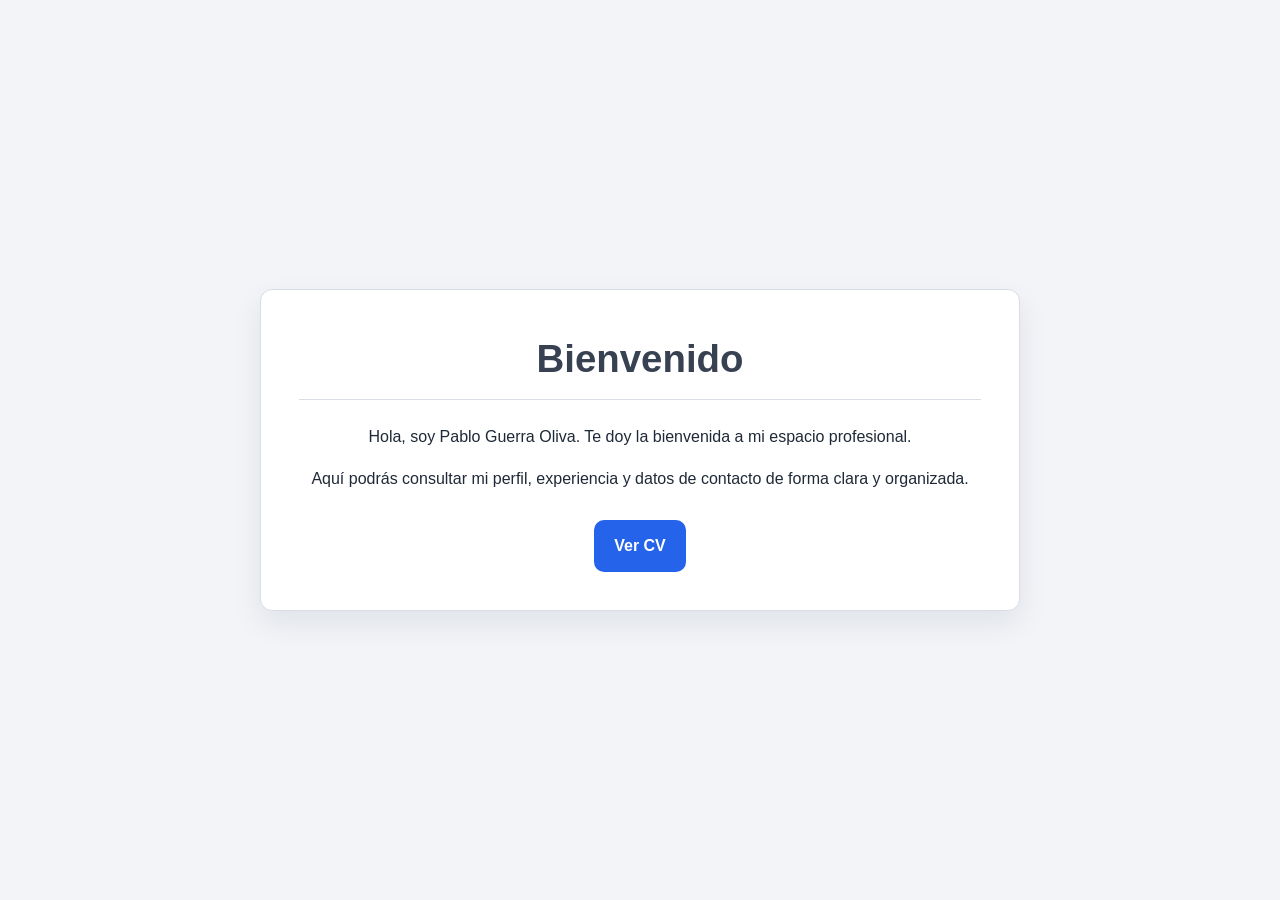
<file: index.html>
<!DOCTYPE html>
<html lang="es">
<head>
  <meta charset="UTF-8" />
  <meta name="viewport" content="width=device-width, initial-scale=1.0" />
  <title>Bienvenida · Pablo Guerra Oliva</title>
  <link rel="stylesheet" href="style.css" />
</head>
<body class="welcome-page">
  <div class="container welcome-card">
    <section class="welcome-content">
      <h1 class="section-title">Bienvenido</h1>
      <hr class="section-divider" />
      <p>Hola, soy Pablo Guerra Oliva. Te doy la bienvenida a mi espacio profesional.</p>
      <p>Aquí podrás consultar mi perfil, experiencia y datos de contacto de forma clara y organizada.</p>
      <a class="cta-btn" href="cv.html">Ver CV</a>
    </section>
  </div>
</body>
</html>
</file>
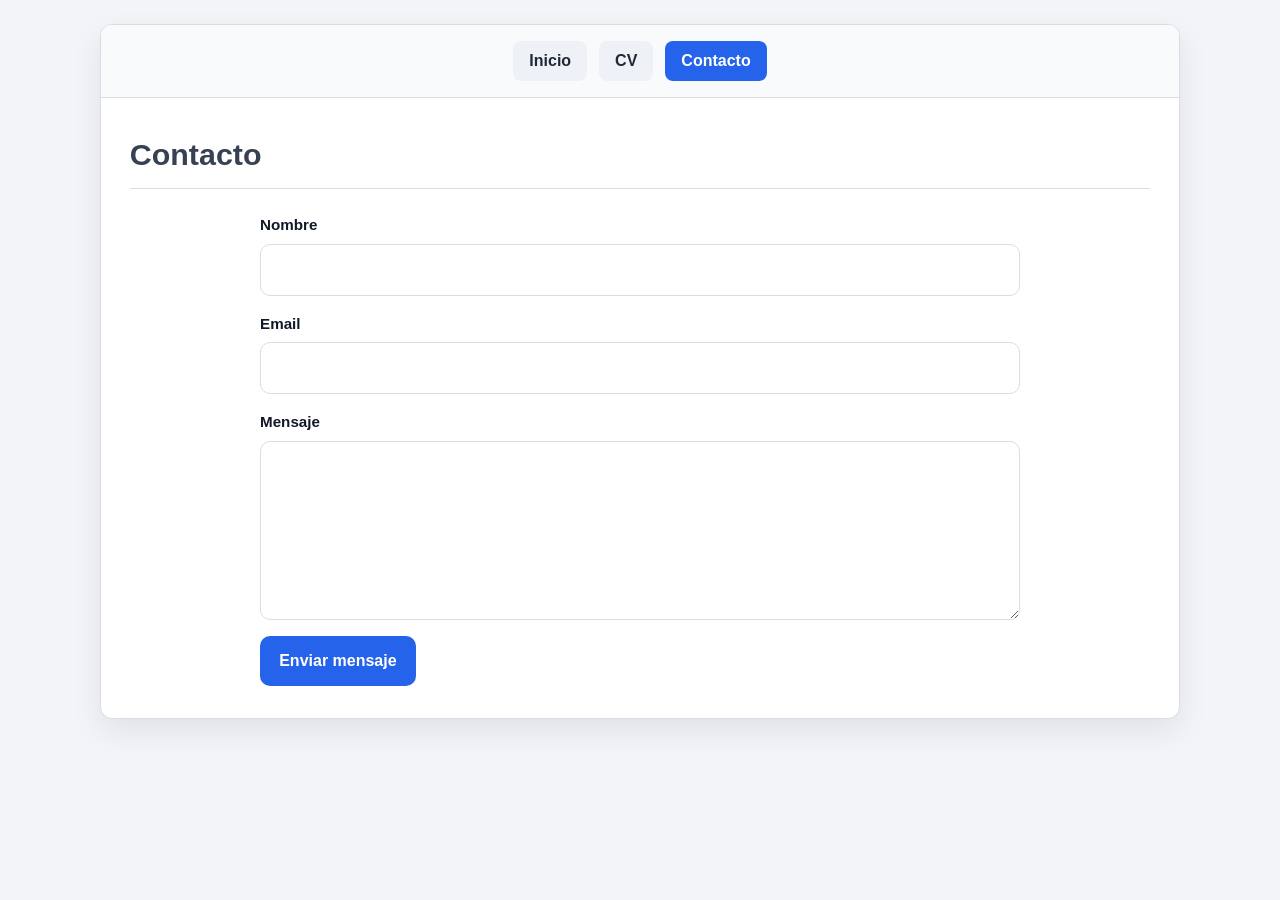
<file: contacto.html>
<!DOCTYPE html>
<html lang="es">
<head>
  <meta charset="UTF-8" />
  <meta name="viewport" content="width=device-width, initial-scale=1.0" />
  <title>Contacto · Pablo Guerra Oliva</title>
  <link rel="stylesheet" href="style.css" />
</head>
<body>
  <div class="container">
    <nav>
      <div class="nav-links">
        <a class="nav-btn" href="index.html">Inicio</a>
        <a class="nav-btn" href="cv.html">CV</a>
        <a class="nav-btn active" href="contacto.html">Contacto</a>
      </div>
    </nav>

    <section class="contact-wrapper">
      <div>
        <h1 class="section-title">Contacto</h1>
        <hr class="section-divider" />
        <form class="contact-form" action="https://formspree.io/f/xnjwkrnw" method="POST">
          <input type="hidden" name="_next" value="https://pabloguerraoliva.github.io/index.html" />
          <input type="hidden" name="_captcha" value="false" />

          <label class="form-field" for="nombre">
            <span>Nombre</span>
            <input id="nombre" name="name" type="text" autocomplete="name" required />
          </label>

          <label class="form-field" for="email">
            <span>Email</span>
            <input id="email" name="email" type="email" autocomplete="email" required />
          </label>

          <label class="form-field" for="mensaje">
            <span>Mensaje</span>
            <textarea id="mensaje" name="message" rows="6" required></textarea>
          </label>

          <button class="form-submit" type="submit">Enviar mensaje</button>
        </form>
      </div>
    </section>
  </div>
</body>
</html>
</file>
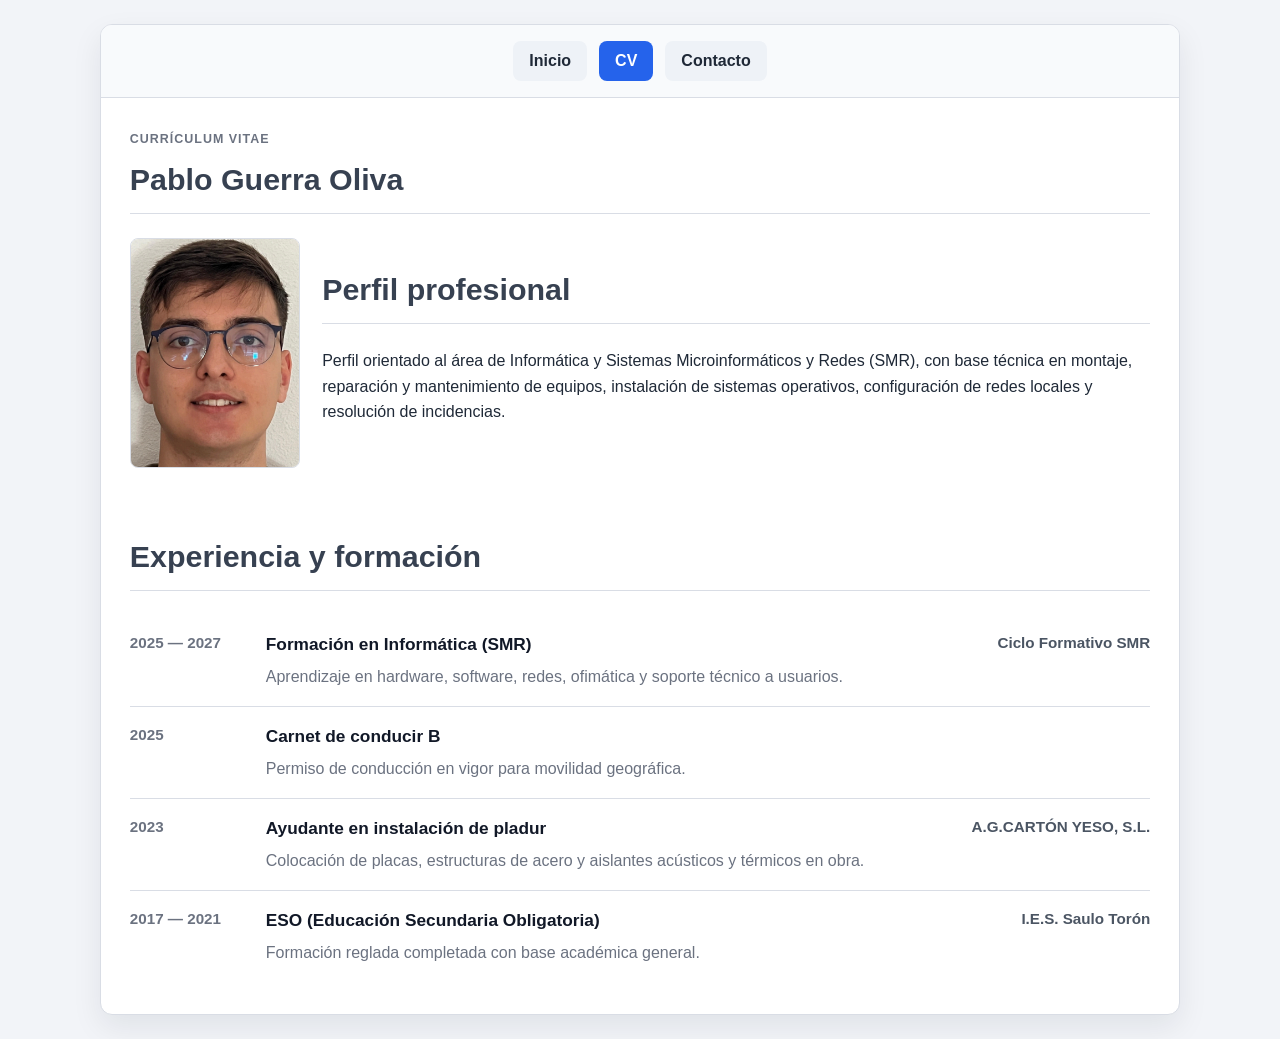
<file: cv.html>
<!DOCTYPE html>
<html lang="es">
<head>
  <meta charset="UTF-8" />
  <meta name="viewport" content="width=device-width, initial-scale=1.0" />
  <title>CV · Pablo Guerra Oliva</title>
  <link rel="stylesheet" href="style.css" />
</head>
<body>
  <div class="container">
    <nav>
      <div class="nav-links">
        <a class="nav-btn" href="index.html">Inicio</a>
        <a class="nav-btn active" href="cv.html">CV</a>
        <a class="nav-btn" href="contacto.html">Contacto</a>
      </div>
    </nav>

    <section>
      <p class="tag">Currículum Vitae</p>
      <h1 class="section-title">Pablo Guerra Oliva</h1>
      <hr class="section-divider" />
      <div class="intro-header">
        <img src="foto-cv.png" alt="Foto de Pablo Guerra Oliva" class="profile-photo" />
        <div>
          <h2 class="section-title">Perfil profesional</h2>
          <hr class="section-divider" />
          <p>
            Perfil orientado al área de Informática y Sistemas Microinformáticos y Redes (SMR), con base
            técnica en montaje, reparación y mantenimiento de equipos, instalación de sistemas operativos,
            configuración de redes locales y resolución de incidencias.
          </p>
        </div>
      </div>
    </section>

    <section>
      <h2 class="section-title">Experiencia y formación</h2>
      <hr class="section-divider" />

      <div class="cv-list">
        <article class="cv-row">
          <div class="periodo">2025 — 2027</div>
          <div class="main-info">
            <strong>Formación en Informática (SMR)</strong>
            <p>Aprendizaje en hardware, software, redes, ofimática y soporte técnico a usuarios.</p>
          </div>
          <div class="empresa">Ciclo Formativo SMR</div>
        </article>

        <article class="cv-row">
          <div class="periodo">2025</div>
          <div class="main-info">
            <strong>Carnet de conducir B</strong>
            <p>Permiso de conducción en vigor para movilidad geográfica.</p>
          </div>
          <div class="empresa"></div>
        </article>

        <article class="cv-row">
          <div class="periodo">2023</div>
          <div class="main-info">
            <strong>Ayudante en instalación de pladur</strong>
            <p>Colocación de placas, estructuras de acero y aislantes acústicos y térmicos en obra.</p>
          </div>
          <div class="empresa">A.G.CARTÓN YESO, S.L.</div>
        </article>

        <article class="cv-row">
          <div class="periodo">2017 — 2021</div>
          <div class="main-info">
            <strong>ESO (Educación Secundaria Obligatoria)</strong>
            <p>Formación reglada completada con base académica general.</p>
          </div>
          <div class="empresa">I.E.S. Saulo Torón</div>
        </article>
      </div>
    </section>
  </div>
</body>
</html>
</file>
<file: style.css>
:root {
  --bg: #f2f4f8;
  --surface: #ffffff;
  --text: #1f2937;
  --muted: #6b7280;
  --title-dark: #374151;
  --line: #d9dde5;
  --accent: #2563eb;
  --accent-hover: #1d4ed8;
  --max-width: 1080px;
}

* { box-sizing: border-box; }

body {
  margin: 0;
  font-family: "Inter", "Segoe UI", Roboto, Arial, sans-serif;
  background: var(--bg);
  color: var(--text);
  line-height: 1.6;
}

.container {
  width: min(100% - 2rem, var(--max-width));
  margin: 1.5rem auto;
  background: var(--surface);
  border: 1px solid var(--line);
  border-radius: 12px;
  overflow: hidden;
  box-shadow: 0 12px 30px rgba(15, 23, 42, 0.08);
}

.container.welcome-card {
  width: min(100% - 2rem, 760px);
  margin-top: 6vh;
}

.welcome-page {
  min-height: 100vh;
  display: grid;
  place-items: center;
}

.welcome-page .container.welcome-card {
  margin: 0;
}

nav {
  border-bottom: 1px solid var(--line);
  padding: 1rem 1.5rem;
  display: flex;
  justify-content: center;
  align-items: center;
  gap: 1rem;
  background: #f8fafc;
}

.nav-links {
  display: flex;
  gap: 0.75rem;
  flex-wrap: wrap;
}

.nav-btn {
  text-decoration: none;
  color: var(--text);
  background: #eef2f7;
  padding: 0.45rem 1rem;
  border-radius: 8px;
  font-weight: 600;
  transition: all 0.2s ease;
}

.nav-btn:hover,
.nav-btn:focus-visible {
  background: #e2e8f0;
  outline: none;
}

.nav-btn.active {
  background: var(--accent);
  color: #fff;
}

.nav-btn.active:hover,
.nav-btn.active:focus-visible {
  background: var(--accent-hover);
}

section { padding: 2rem 1.8rem; }

.section-title {
  font-size: 1.9rem;
  color: var(--title-dark);
  margin: 0;
  font-weight: 700;
}

.section-divider {
  border: none;
  border-top: 1px solid var(--line);
  margin: 0.6rem 0 1.5rem;
  width: 100%;
}

.welcome-content {
  text-align: center;
  padding: 2.4rem;
}

.welcome-content .section-title {
  font-size: 2.4rem;
}

.cta-btn {
  display: inline-block;
  text-decoration: none;
  background: var(--accent);
  color: #fff;
  font-weight: 700;
  padding: 0.8rem 1.25rem;
  border-radius: 10px;
  margin-top: 0.8rem;
}

.cta-btn:hover,
.cta-btn:focus-visible {
  background: var(--accent-hover);
}

.intro-header {
  display: grid;
  grid-template-columns: 170px 1fr;
  gap: 1.4rem;
  align-items: center;
}

.profile-photo {
  width: 170px;
  height: 230px;
  border-radius: 8px;
  object-fit: cover;
  object-position: center 8%;
  display: block;
  border: 1px solid var(--line);
}

.tag {
  font-size: 0.78rem;
  text-transform: uppercase;
  letter-spacing: 0.08em;
  color: var(--muted);
  font-weight: 700;
  margin: 0 0 0.3rem;
}

.cv-list {
  display: grid;
  gap: 0;
}

.cv-row {
  display: grid;
  grid-template-columns: 120px minmax(0, 1fr) 180px;
  gap: 1rem;
  align-items: start;
  padding: 1rem 0;
  border-bottom: 1px solid var(--line);
}

.cv-row:last-child { border-bottom: none; }

.periodo {
  color: var(--muted);
  font-weight: 600;
  font-size: 0.95rem;
  white-space: nowrap;
}

.main-info strong {
  font-size: 1.08rem;
  color: #111827;
}

.main-info p {
  margin: 0.35rem 0 0;
  color: var(--muted);
}

.empresa {
  text-align: right;
  color: #4b5563;
  font-weight: 600;
  font-size: 0.95rem;
}

.contact-wrapper {
  min-height: 60vh;
}

.contact-form {
  width: min(100%, 760px);
  margin: 0 auto;
  display: grid;
  gap: 1rem;
}

.form-field {
  display: grid;
  gap: 0.4rem;
  color: #111827;
  font-weight: 600;
}

.form-field span {
  font-size: 0.95rem;
}

.form-field input,
.form-field textarea {
  width: 100%;
  border: 1px solid var(--line);
  border-radius: 10px;
  padding: 0.75rem 0.85rem;
  font: inherit;
  color: var(--text);
  background: #fff;
}

.form-field textarea {
  resize: vertical;
  min-height: 140px;
}

.form-field input:focus-visible,
.form-field textarea:focus-visible {
  outline: 2px solid rgba(37, 99, 235, 0.22);
  border-color: var(--accent);
}

.form-submit {
  justify-self: start;
  border: none;
  border-radius: 10px;
  padding: 0.75rem 1.2rem;
  font: inherit;
  font-weight: 700;
  color: #fff;
  background: var(--accent);
  cursor: pointer;
  transition: background 0.2s ease;
}

.form-submit:hover,
.form-submit:focus-visible {
  background: var(--accent-hover);
}

.contact-list {
  display: grid;
  gap: 1.35rem;
  width: min(100%, 760px);
}

.contact-row {
  display: grid;
  grid-template-columns: 46px minmax(0, 1fr);
  align-items: center;
  gap: 1rem;
  padding-bottom: 1.2rem;
  border-bottom: 1px solid var(--line);
}

.contact-row:last-child {
  border-bottom: none;
  padding-bottom: 0;
}

.contact-detail h3,
.contact-detail p {
  margin: 0;
}

.contact-detail h3 {
  color: #111827;
  font-size: 1.1rem;
  line-height: 1.2;
  font-weight: 700;
}

.contact-detail p {
  margin-top: 0.25rem;
  color: #111827;
  font-size: 1rem;
}

.contact-link {
  color: inherit;
  text-decoration: none;
  font: inherit;
}

.contact-link:hover,
.contact-link:focus-visible {
  color: inherit;
  text-decoration: underline;
}

.contact-icon {
  width: 40px;
  height: 40px;
  object-fit: contain;
}

@media (max-width: 860px) {
  .cv-row { grid-template-columns: 1fr; gap: 0.55rem; }
  .empresa { text-align: left; }
  .intro-header { grid-template-columns: 1fr; }
  .profile-photo { width: 140px; height: 190px; }
}

@media (max-width: 560px) {
  .contact-row {
    grid-template-columns: 1fr;
    gap: 0.65rem;
    align-items: start;
  }

  .contact-icon {
    width: 34px;
    height: 34px;
  }
}
</file>
